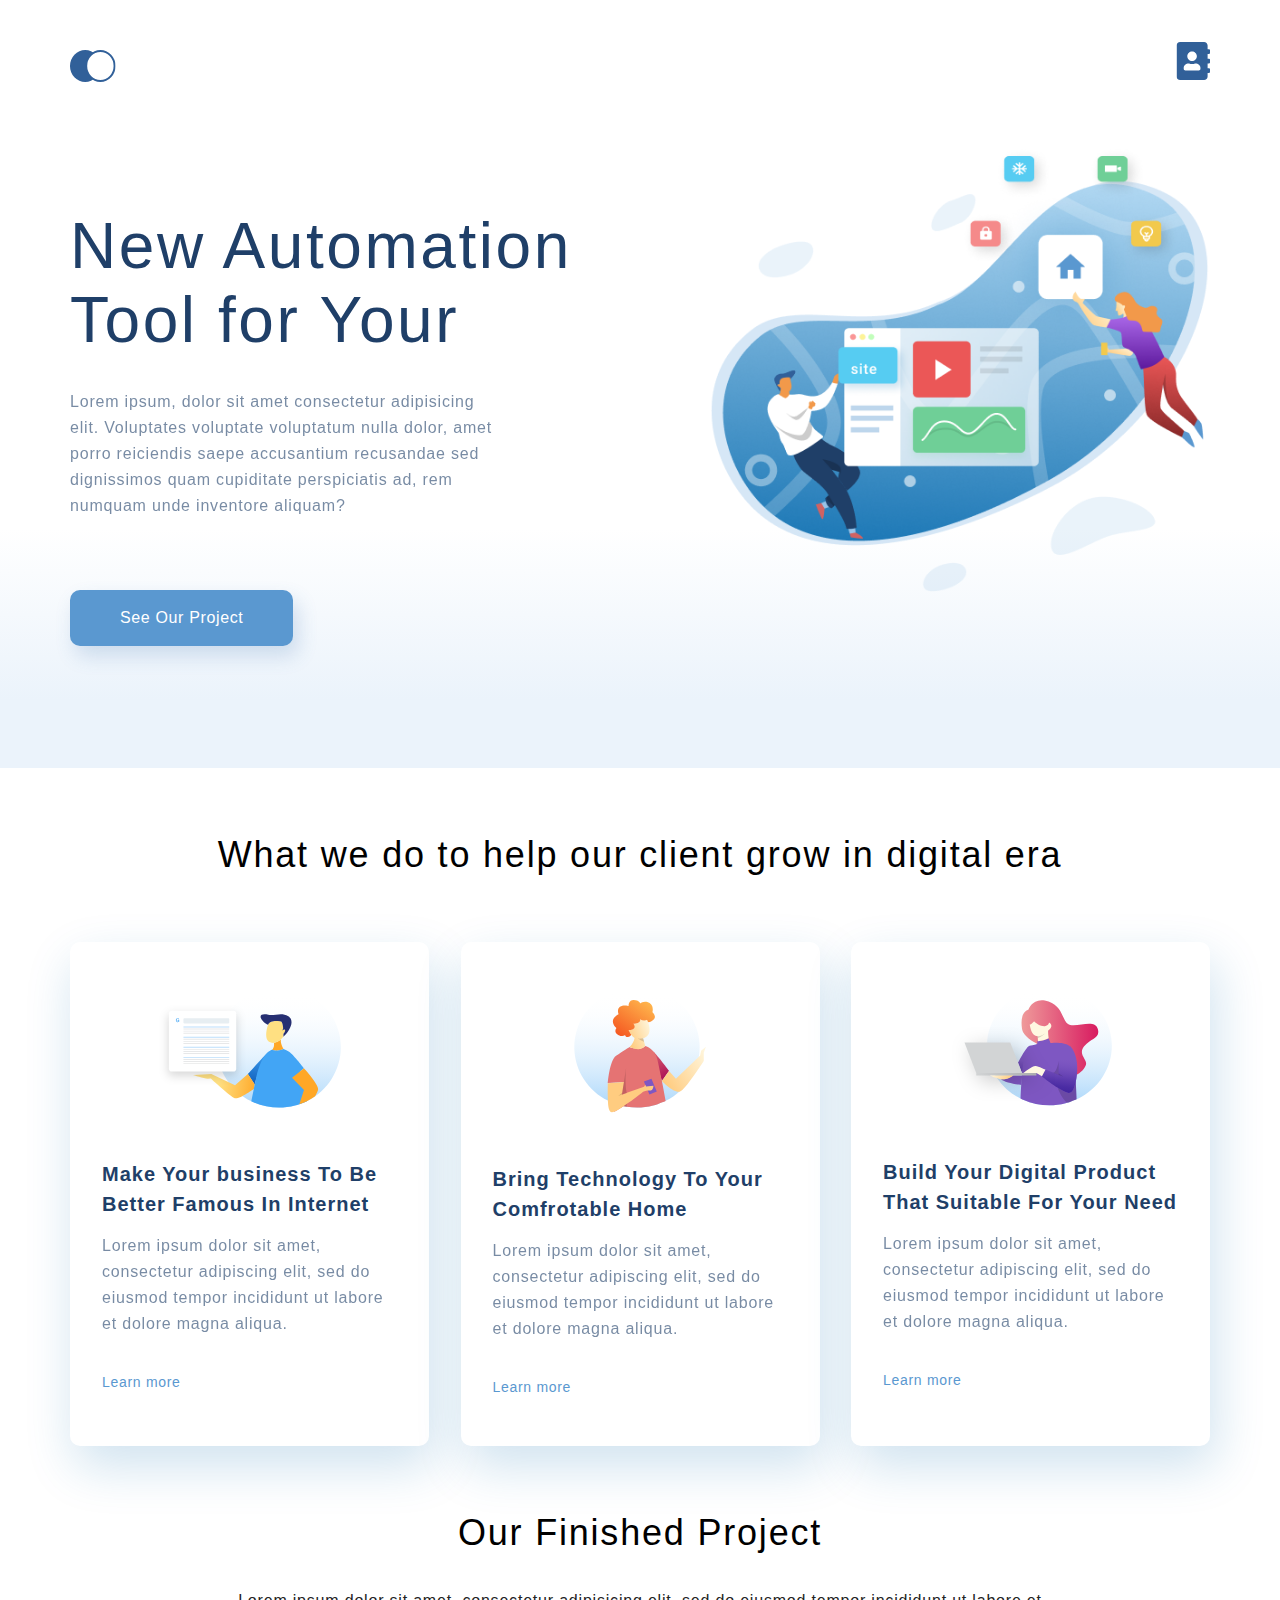
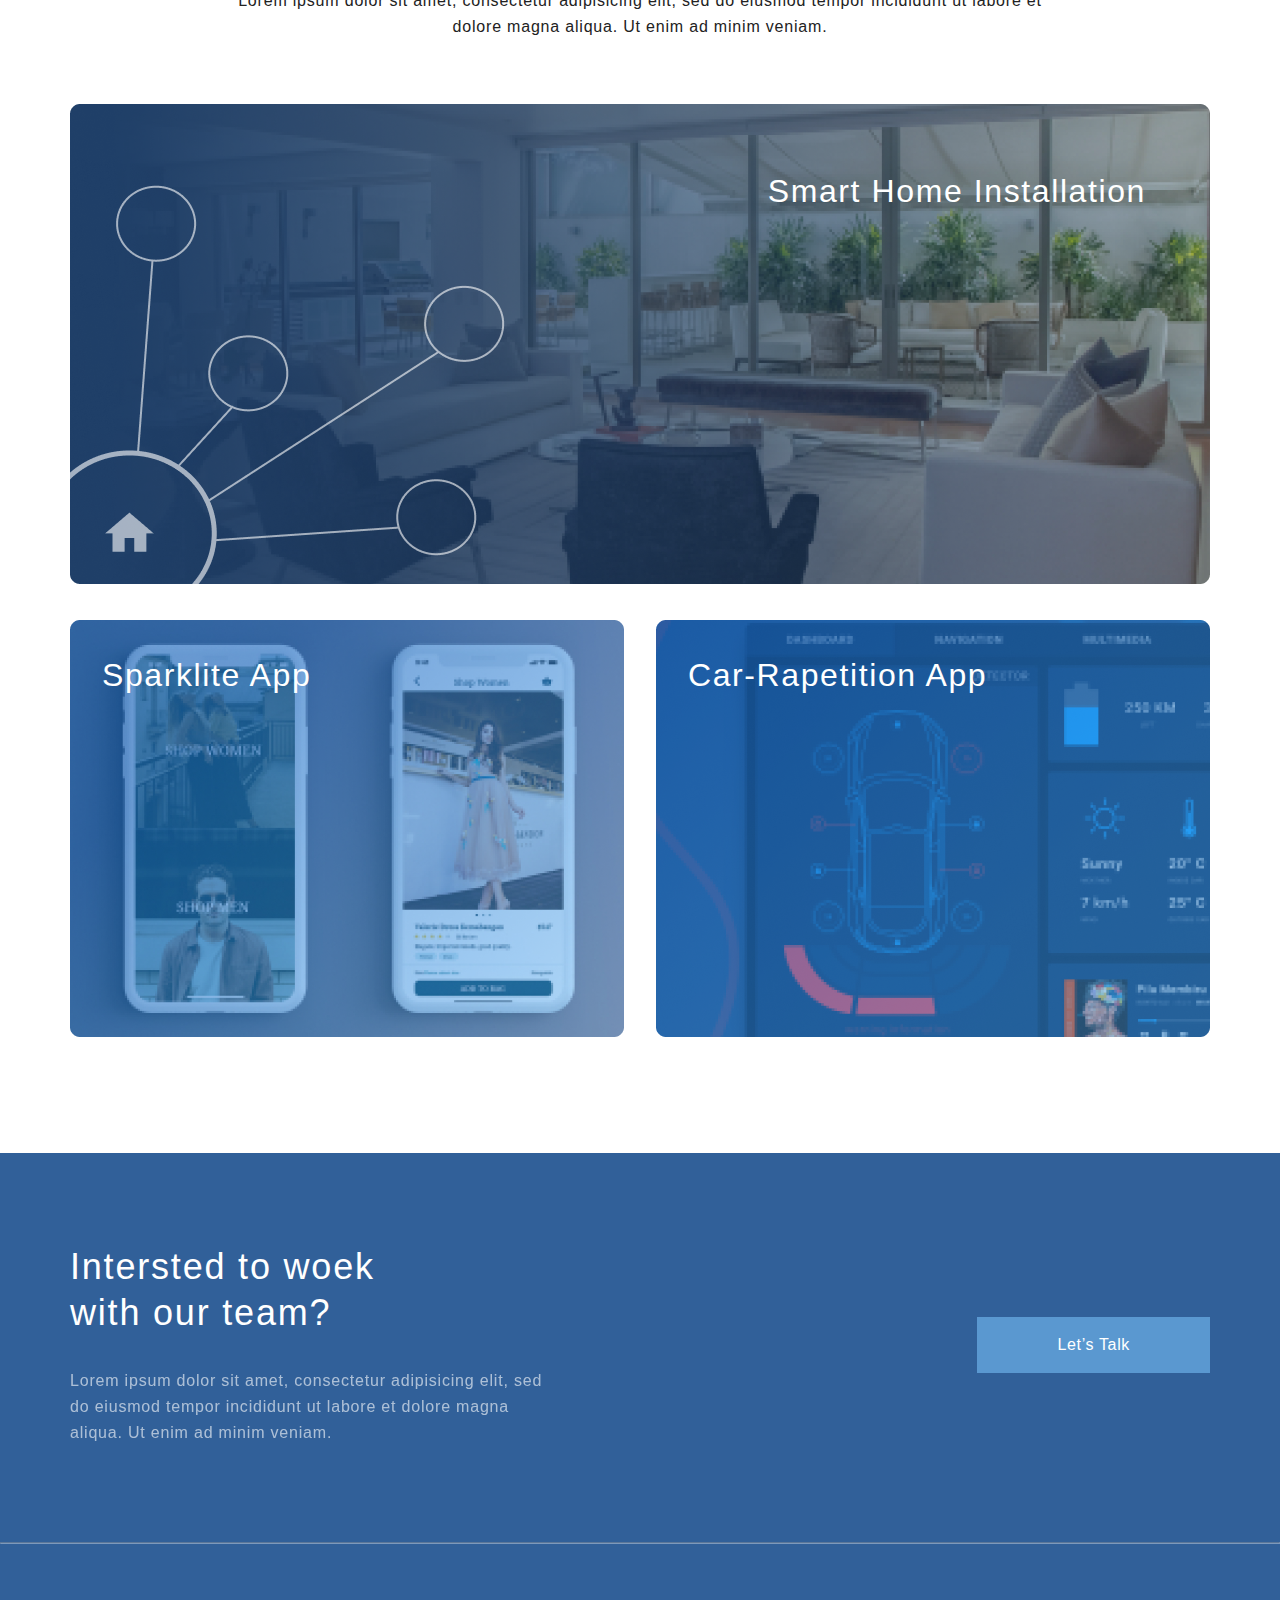
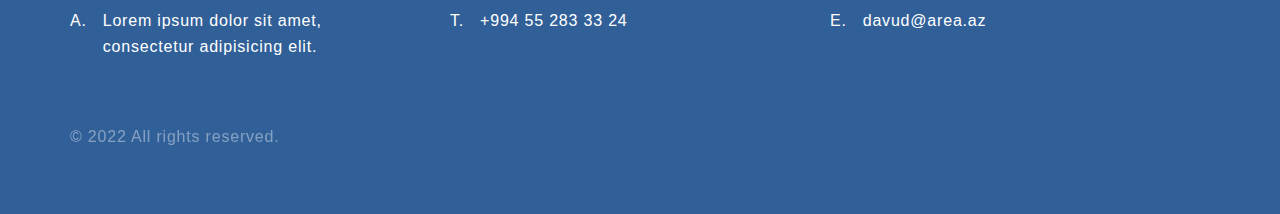
<file: index.html>
<!DOCTYPE html>
<html lang="en">

<head>
    <meta charset="UTF-8">
    <meta http-equiv="X-UA-Compatible" content="IE=edge">
    <meta name="viewport" content="width=device-width, initial-scale=1.0">
    <title>Site</title>
    <link rel="stylesheet" href="style.css">
</head>

<body>
    <div class="top">
        <div class="container top_box">
            <ul class="header">
                <li><a href="index.html"><img src="img/logo.svg" alt="logo"></a></li>
                <li><a href="contacts.html"><img src="img/contacts.svg" alt="contacts"></a></li>
            </ul>
            <div class="top_info">
                <h1 class="top_heading">New Automation
                    Tool for Your</h1>
                <p class="text top_text">Lorem ipsum, dolor sit amet consectetur adipisicing elit.
                    Voluptates
                    voluptate
                    voluptatum
                    nulla
                    dolor, amet
                    porro reiciendis saepe accusantium recusandae sed dignissimos quam cupiditate perspiciatis ad, rem
                    numquam
                    unde
                    inventore aliquam?</p>
                <a href="#" class="top_button">See Our Project</a>
            </div>
        </div>
    </div>

    <div class="what-we-do container">
        <h3 class="heading">What we do to help our client grow in digital era</h3>
        <div class="card-box">
            <div class="card">
                <img class="card_img" src="img/card-1.svg" alt="card 1">
                <h4 class="heading-mini">Make Your business To Be
                    Better Famous In Internet</h4>
                <p class="text">Lorem ipsum dolor sit amet, consectetur adipiscing elit, sed do eiusmod tempor
                    incididunt ut labore et dolore magna aliqua. </p>
                <a class="card_link" href="#">Learn more </a>
            </div>
            <div class="card">
                <img class="card_img" src="img/card-2.svg" alt="card 2">
                <h4 class="heading-mini">Bring Technology To Your
                    Comfrotable Home</h4>
                <p class="text">Lorem ipsum dolor sit amet, consectetur adipiscing elit, sed do eiusmod tempor
                    incididunt ut labore et dolore magna aliqua. </p>
                <a class="card_link" href="#">Learn more </a>
            </div>
            <div class="card">
                <img class="card_img" src="img/card-3.svg" alt="card 3">
                <h4 class="heading-mini">Build Your Digital Product
                    That Suitable For Your Need</h4>
                <p class="text">Lorem ipsum dolor sit amet, consectetur adipiscing elit, sed do eiusmod tempor
                    incididunt ut labore et dolore magna aliqua. </p>
                <a class="card_link" href="#">Learn more </a>
            </div>
        </div>
    </div>

    <div class="project container">
        <h3 class="heading">Our Finished Project</h3>
        <p class="text text_project">Lorem ipsum dolor sit amet, consectetur adipisicing elit, sed do eiusmod tempor
            incididunt ut labore et dolore magna aliqua. Ut enim ad minim veniam.</p>
        <div class="project_item">
            <img class="project_img" src="img/project-1.png" alt="Photo 1">
            <p class="project_text">Smart Home Installation</p>
        </div>
        <div class="project_parent">
            <div class="project_item project_item_margin">
                <img class="project_img" src="img/project-2.png" alt="Photo 2">
                <p class="project_text-2">Sparklite App</p>
            </div>
            <div class="project_item">
                <img class="project_img" src="img/project-3.png" alt="Photo 3">
                <p class="project_text-2">Car-Rapetition App</p>
            </div>
        </div>
    </div>

    <div class="footer">
        <div class="container">
            <div class="footer_top">
                <div class="footer_text">
                    <h3 class="heading footer_heading">Intersted to woek
                        with our team?</h3>
                    <p class="text text_footer">Lorem ipsum dolor sit amet, consectetur adipisicing elit, sed do
                        eiusmod tempor
                        incididunt ut labore et dolore magna aliqua. Ut enim ad minim veniam.</p>
                </div>
                <a href="#" class="footer_button">Let’s Talk</a>
            </div>
        </div>
        <hr class="hr-hr">
        <div class="container">
            <div class="footer_bottom">
                <ul class="footer_info">
                    <li class="footer_list">Lorem ipsum dolor sit amet, consectetur adipisicing elit.</li>
                    <li class="footer_list">+994 55 283 33 24</li>
                    <li class="footer_list">davud@area.az</li>
                </ul>
                <div class="footer_copy">
                    <p class="text copyright">&copy; 2022 All rights reserved.</p>
                </div>
            </div>
        </div>
    </div>

</body>

</html>
</file>
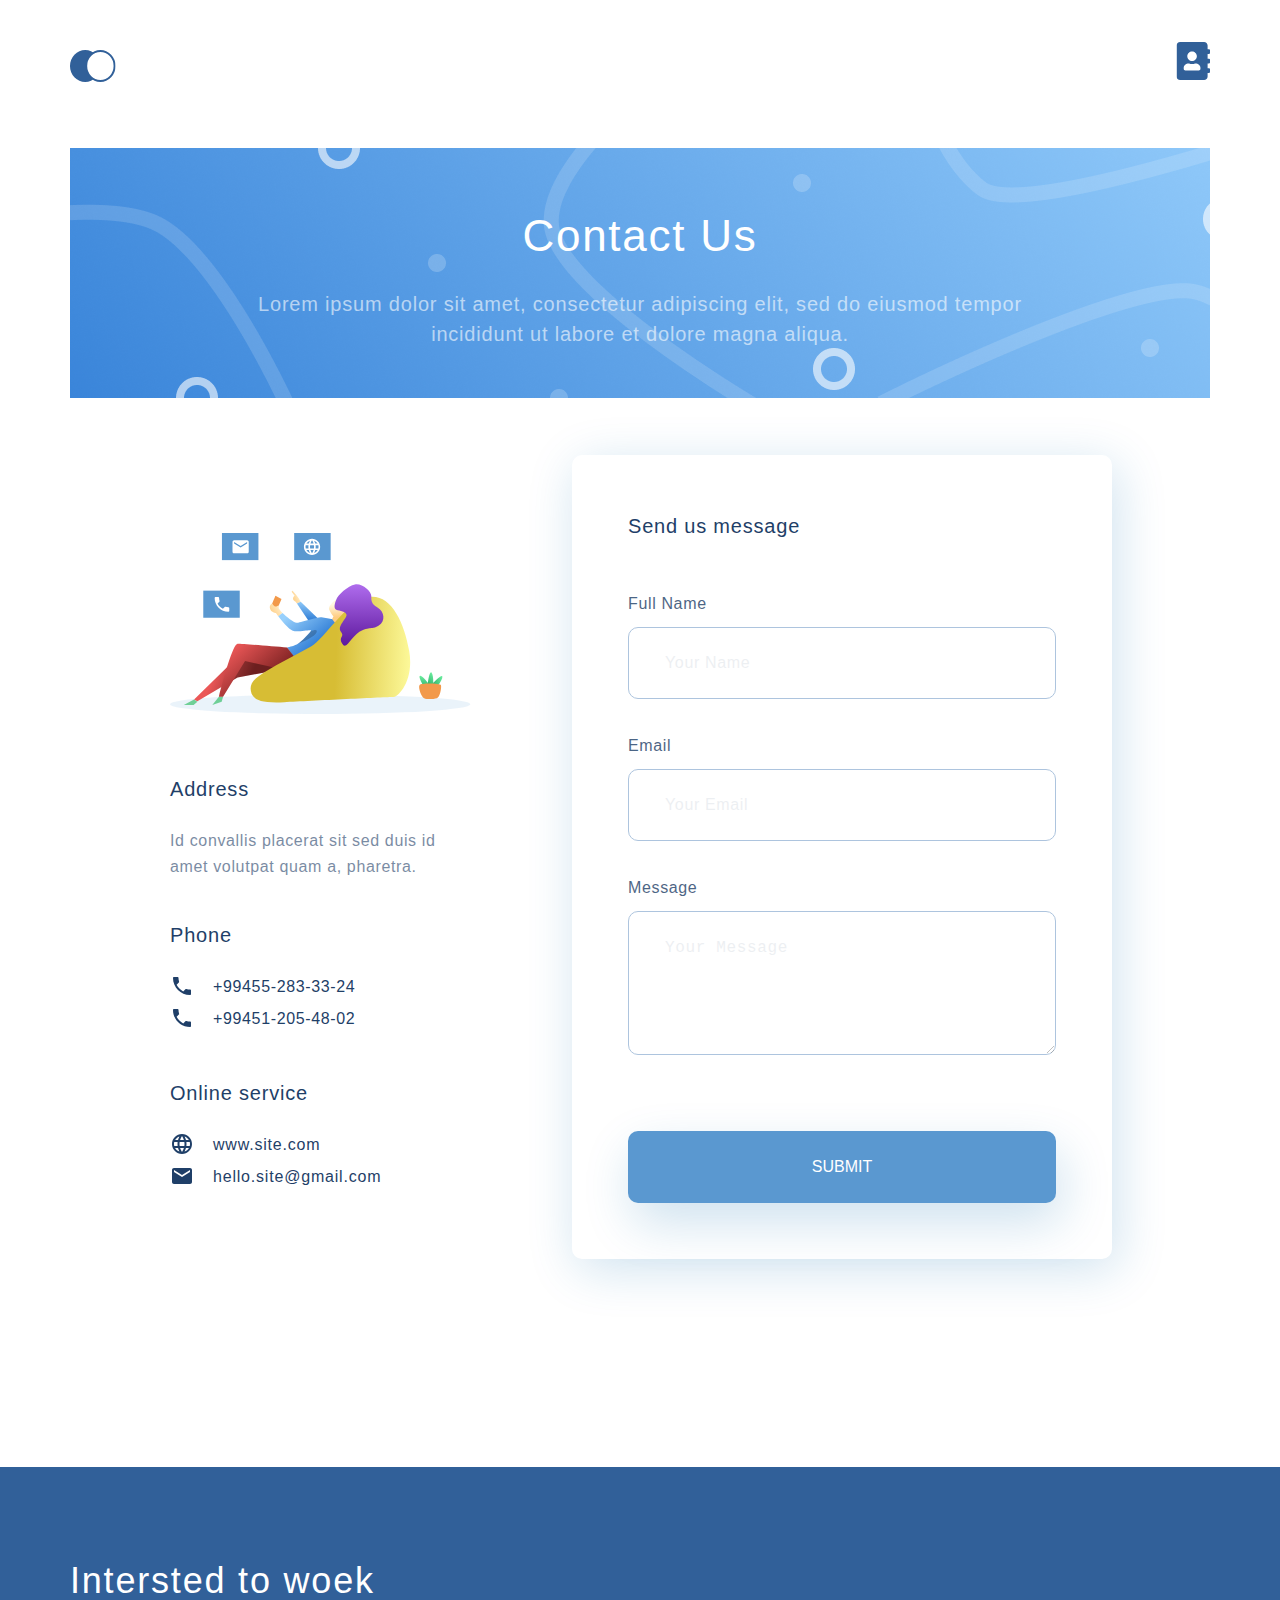
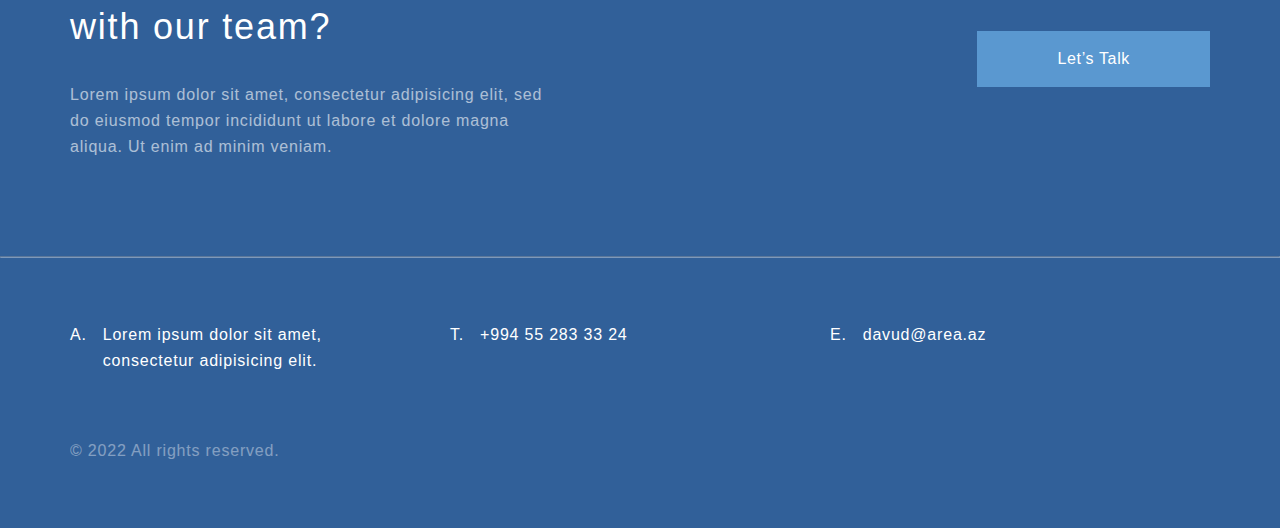
<file: contacts.html>
<!DOCTYPE html>
<html lang="en">

<head>
    <meta charset="UTF-8">
    <meta http-equiv="X-UA-Compatible" content="IE=edge">
    <meta name="viewport" content="width=device-width, initial-scale=1.0">
    <title>Document</title>
    <link rel="stylesheet" href="style.css">
</head>

<body>
    <div class="container">
        <ul class="header">
            <li><a href="index.html"><img src="img/logo.svg" alt="logo"></a></li>
            <li><a href="contacts.html"><img src="img/contacts.svg" alt="contacts"></a></li>
        </ul>
    </div>
    <div class="top_contact">
        <div class="contact_us">
            <!-- <img class="contact_img" src="img/contact_back.png" alt="contact img"> -->
            <img class="contact_img" src="img/contact_back_1140.png" alt="contact img">
            <h2 class="contacts-heading">Contact Us</h2>
            <p class="contacts-heading-text">Lorem ipsum dolor sit amet, consectetur adipiscing elit, sed do eiusmod
                tempor incididunt ut labore et dolore magna aliqua. </p>
        </div>
    </div>

    <form action="#" class="container main">
        <div class="contact-info">
            <img class="contact_card_img" src="img/contacts-card.svg" alt="Contacts Card">
            <h4 class="contact_heading_form">Address</h4>
            <p class="address_text">Id convallis placerat sit sed duis id amet volutpat quam a, pharetra.</p>
            <h4 class="contact_heading_form">Phone</h4>
            <ol>
                <li class="number_text">+99455-283-33-24</li>
                <li class="number_text number_text_2">+99451-205-48-02</li>
            </ol>
            <h4 class="contact_heading_form">Online service</h4>
            <ul>
                <li class="web_text"><a class="web_ico" href="https://area.az/">www.site.com</a></li>
                <li class="web_text"><a class="web_ico" href="davud@area.az">hello.site@gmail.com</a>
                </li>
            </ul>
        </div>
        <div class="message-form">
            <h4 class="contact_heading_form send_us_message">Send us message</h4>
            <p class="send_us_message_text">Full Name</p>
            <input class="contacts-form" type="text" placeholder="Your Name"><br>
            <p class="send_us_message_text">Email</p>
            <input class="contacts-form" type="email" placeholder="Your Email"><br>
            <p class="send_us_message_text">Message</p>
            <textarea class="contacts-form contacts-form-message" placeholder="Your Message"></textarea><br>
            <button type="submit" class="contacts-button">submit</button>
        </div>
    </form>

    <!-- <div class="container">
        <div class="maps">
            <script type="text/javascript" charset="utf-8" async
                src="https://api-maps.yandex.ru/services/constructor/1.0/js/?um=constructor%3Acb0155f35985842ec743507310bc271ebb1162940d125f6d3e4c63476f90a982&amp;width=940&amp;height=480&amp;lang=ru_RU&amp;scroll=true"></script>
        </div>
    </div> -->

    <div class="footer">
        <div class="container">
            <div class="footer_top">
                <div class="footer_text">
                    <h3 class="heading footer_heading">Intersted to woek
                        with our team?</h3>
                    <p class="text text_footer">Lorem ipsum dolor sit amet, consectetur adipisicing elit, sed do
                        eiusmod tempor
                        incididunt ut labore et dolore magna aliqua. Ut enim ad minim veniam.</p>
                </div>
                <a href="#" class="footer_button">Let’s Talk</a>
            </div>
        </div>
        <hr class="hr-hr">
        <div class="container">
            <div class="footer_bottom">
                <ul class="footer_info">
                    <li class="footer_list">Lorem ipsum dolor sit amet, consectetur adipisicing elit.</li>
                    <li class="footer_list">+994 55 283 33 24</li>
                    <li class="footer_list">davud@area.az</li>
                </ul>
                <div class="footer_copy">
                    <p class="text copyright">&copy; 2022 All rights reserved.</p>
                </div>
            </div>
        </div>
    </div>


</body>

</html>
</file>
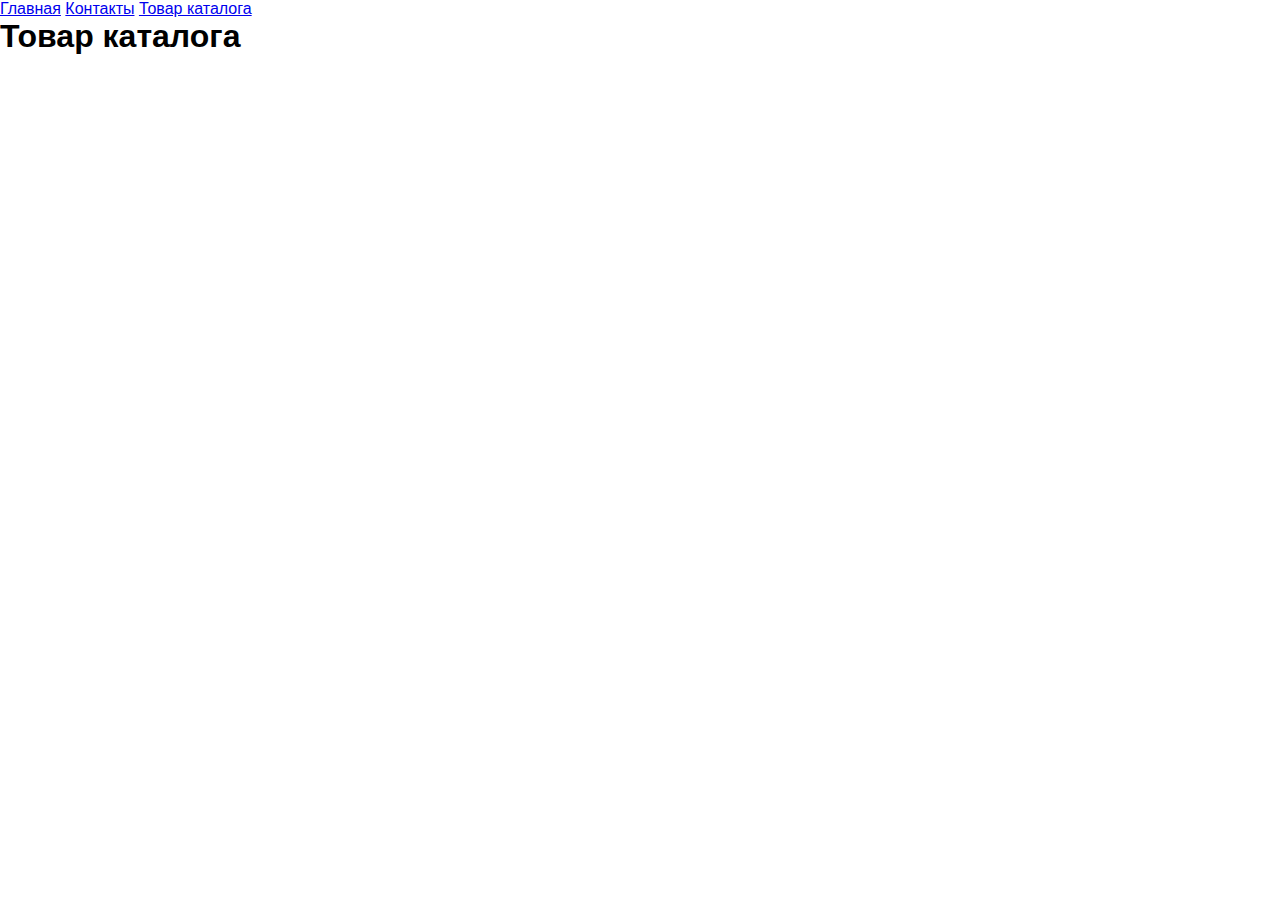
<file: catalog/product.html>
<!DOCTYPE html>
<html lang="en">

<head>
    <meta charset="UTF-8">
    <meta http-equiv="X-UA-Compatible" content="IE=edge">
    <meta name="viewport" content="width=device-width, initial-scale=1.0">
    <title>Document</title>
    <link rel="stylesheet" href="../style.css">

</head>

<body>
    <a href="../index.html">Главная</a>
    <a href="../contacts.html">Контакты</a>
    <a href="product.html">Товар каталога</a>
    <h1>Товар каталога</h1>

</body>

</html>
</file>
<file: style.css>
* {
  margin: 0;
  padding: 0;
}

body {
  font-family: sans-serif;
}

.container {
  max-width: 1140px;
  margin: 0 auto;
}

.top {
  min-height: 768px;
  background: linear-gradient(0deg, #EBF3FB 8.84%, rgba(152, 195, 232, 0) 31.12%);
}

.text {
  font-size: 16px;
  line-height: 26px;
  color: #1F3F68;
  letter-spacing: 0.05em;
  opacity: 0.6;
}

.text_project {
  width: 75%;
  margin: 32px auto 64px;
  color: #222222;
  opacity: 1;
  text-align: center;
}

.header {
  display: flex;
  justify-content: space-between;
  list-style-type: none;
  padding-top: 42px;
}

.top_box {
  display: flex;
  flex-direction: column;
  height: 100%;
}

.top_info {
  padding-top: 115px;
  flex-grow: 1;
  background-image: url(img/top_back.png);
  background-repeat: no-repeat;
  background-position: right center;
  background-size: 44%;
}

.top_button {
  font-size: 16px;
  line-height: 26px;
  text-align: center;
  letter-spacing: 0.04em;
  color: #FFFFFF;
  background: #5A98D0;
  box-shadow: 5px 10px 20px rgba(53, 110, 173, 0.2);
  border-radius: 10px;
  padding: 15px 50px;
  text-decoration: none;
  display: inline-block;
  margin-top: 71px;
}

.top_heading {
  font-size: 64px;
  width: 510px;
  font-weight: 300;
  color: #1F3F68;
  line-height: 74px;
  letter-spacing: 0.04em;
  margin-bottom: 32px;
}

.top_text {
  width: 425px;
}

.card-box {
  display: flex;
  justify-content: space-between;
  padding-top: 64px;
  padding-bottom: 64px;
}

.card {
  width: 359px;
  padding: 44px 32px;
  box-sizing: border-box;
  background: #FFFFFF;
  box-shadow: 5px 20px 50px rgba(16, 112, 177, 0.2);
  border-radius: 10px;
  display: flex;
  flex-direction: column;
}

.card_img {
  align-self: center;
  margin-bottom: 51px;
}

.card_link {
  font-size: 14px;
  line-height: 30px;
  letter-spacing: 0.05em;
  color: #5A98D0;
  text-decoration: none;
  margin-top: 30px;
}

.what-we-do {
  padding-top: 64px;
}

.heading {
  font-size: 36px;
  text-align: center;
  font-weight: 300;
  line-height: 46px;
  letter-spacing: 0.05em;
}

.heading-mini {
  font-size: 20px;
  line-height: 30px;
  color: #1F3F68;
  letter-spacing: 0.05em;
  margin-bottom: 14px;
}

.main {
  display: flex;
}

.project_img {
  width: 100%;
}

.project_parent {
  display: flex;
  justify-content: space-between;
  margin-top: 32px;
}

.project_item {
  position: relative;
  flex-grow: 1;
}

.project_item_margin {
  margin-right: 32px;
}

.project_text {
  font-size: 32px;
  line-height: 46px;
  text-align: right;
  letter-spacing: 0.05em;
  color: #FFFFFF;
  top: 64px;
  right: 64px;
  position: absolute;
}

.project_text-2 {
  font-size: 32px;
  line-height: 46px;
  text-align: left;
  letter-spacing: 0.05em;
  color: #FFFFFF;
  top: 32px;
  left: 32px;
  position: absolute;
}

.footer {
  background: #316099;
  margin-top: 112px;
  padding-top: 91px;
  padding-bottom: 64px;
}

.footer_top {
  display: flex;
  padding-bottom: 96px;
  justify-content: space-between;
  align-items: center;
}

.footer_heading {
  width: 340px;
  color: #FFFFFF;
  text-align: left;
  margin-bottom: 32px;
}

.footer_text {
  width: 495px;
}

.text_footer {
  color: #FFFFFF;
}

.footer_button {
  font-size: 16px;
  line-height: 26px;
  text-align: center;
  letter-spacing: 0.04em;
  color: #FFFFFF;
  background: #5A98D0;
  padding: 15px 80px;
  text-decoration: none;
}

.hr-hr {
  opacity: 0.4;
}

.footer_info {
  display: flex;
  justify-content: space-between;
  margin-top: 64px;
}

.footer_list {
  font-size: 16px;
  line-height: 26px;
  letter-spacing: 0.05em;
  color: #FFFFFF;
  flex-grow: 1;
  flex-basis: 33.3333%;
  list-style-type: none;
  display: flex;
  margin-right: 32px;
}

.footer_list:first-child::before {
  content: "A. ";
  display: block;
  margin-right: 16px;
}

.footer_list:nth-child(2)::before {
  content: "T. ";
  display: block;
  margin-right: 16px;
}

.footer_list:last-child::before {
  content: "E. ";
  display: block;
  margin-right: 16px;
}

.footer_copy {
  margin-top: 64px;
}

.copyright {
  color: #FFFFFF;
  opacity: 0.4;
}

@media (max-width: 1024px) {
  .container {
    padding-left: 32px;
    padding-right: 32px;
  }
  .top_info {
    background-position: right 280px;
  }
  .card-box {
    flex-direction: column;
    align-items: center;
  }
  .card {
    margin-bottom: 32px;
  }
  .footer {
    padding-top: 48px;
  }
  .footer_button {
    padding: 4px 31px;
  }
  .footer_info {
    flex-direction: column;
  }
  .footer_list {
    margin-bottom: 24px;
  }
  /* Contact Us */
  .top_contact:not(.container) {
    padding-left: 0px;
    padding-right: 0px;
  }
  .main {
    flex-direction: column;
    align-items: center;
  }
  .message-form {
    align-items: center;
    margin-right: 0px;
  }
  .maps {
    width: 768px;
    height: 392px;
  }
}
@media (max-width: 667px) {
  .header {
    padding-top: 24px;
  }
  .top {
    min-height: 376px;
    padding-bottom: 41px;
    box-sizing: border-box;
  }
  .top_info {
    padding-top: 36px;
    display: flex;
    flex-direction: column;
    align-items: center;
    background-image: none;
  }
  .top_heading {
    width: 100%;
    font-size: 32px;
    line-height: 37px;
    margin-bottom: 12px;
    text-align: center;
  }
  .top_text {
    width: 100%;
    text-align: center;
  }
  .top_button {
    font-size: 12px;
    line-height: 26px;
    padding: 0 8px;
  }
  .heading {
    font-size: 24px;
    line-height: 28px;
  }
  .what-we-do {
    padding-top: 48px;
  }
  .card-box {
    padding-top: 32px;
  }
  .card {
    width: 100%;
  }
  .text_project {
    width: 100%;
  }
  .project_text {
    font-size: 16px;
    line-height: 19px;
    top: 16px;
    right: 16px;
  }
  .project_text-2 {
    font-size: 16px;
    line-height: 19px;
    left: 16px;
  }
  .project_parent {
    flex-direction: column;
    margin-top: 16px;
  }
  .project_item_margin {
    margin-right: 0;
    margin-bottom: 16px;
  }
  .footer {
    padding-top: 18px;
    padding-bottom: 32px;
  }
  .footer_top {
    flex-direction: column;
    padding-bottom: 41px;
  }
  .footer_text {
    width: 100%;
  }
  .footer_heading {
    width: 75%;
    margin: 0 auto 32px;
    text-align: center;
  }
  .text_footer {
    text-align: center;
    margin-bottom: 40px;
  }
  .footer_info {
    flex-direction: column;
  }
  .footer_list {
    margin-bottom: 18px;
  }
  .footer_copy {
    margin-top: 32px;
  }
}
/* contact us */
.top_contact {
  max-width: 1140px;
  margin: 0 auto;
}

.contact_us {
  /* min-height: 768px; */
  height: 250px;
  /* background: linear-gradient(253.6deg, #98D0FC 2.46%, #3481D7 93.24%); */
  position: relative;
  flex-grow: 1;
  margin-top: 54px;
}

.contact_img {
  width: 100%;
  height: 250px;
  position: absolute;
  /* flex-grow: 1; */
}

.contacts-heading {
  position: relative;
  font-weight: 500;
  font-size: 44px;
  line-height: 74px;
  text-align: center;
  letter-spacing: 0.04em;
  color: #FFFFFF;
  margin-bottom: 16px;
  padding-top: 51px;
}

/* .contacts-heading-text {
    position: relative;
    font-weight: 400;
    font-size: 20px;
    line-height: 30px;
    text-align: center;
    letter-spacing: 0.04em;
    color: rgba(255, 255, 255, 0.6);

    width: 780px;
    padding-left: 180px;
    padding-right: 180px;
} */
.contacts-heading-text {
  position: relative;
  font-weight: 400;
  font-size: 20px;
  line-height: 30px;
  text-align: center;
  letter-spacing: 0.04em;
  color: rgba(255, 255, 255, 0.6);
  /* display: inline-block; */
  /* width: 780px;
  padding-left: 180px;
  padding-right: 180px;
  padding-bottom: 49px; */
  margin: auto;
  width: 68%;
}

.message-form {
  background: #FFFFFF;
  box-shadow: 5px 10px 50px rgba(16, 112, 177, 0.2);
  border-radius: 10px;
  margin-bottom: 96px;
  /* margin-right: 100px; */
  margin-top: 57px;
}

.contacts-form {
  border: 1px solid #356EAD;
  box-sizing: border-box;
  border-radius: 10px;
  opacity: 0.4;
  width: 428px;
  height: 72px;
  margin-left: 56px;
  margin-right: 56px;
}

.contacts-form-message {
  height: 144px;
}

.contacts-button {
  background: #5A98D0;
  box-shadow: 5px 20px 50px rgba(16, 112, 177, 0.2);
  border-radius: 10px;
  border: none;
  font-weight: 500;
  font-size: 16px;
  line-height: 26px;
  text-align: center;
  color: #FFFFFF;
  text-transform: uppercase;
  padding: 23px 183px;
  width: 428px;
  height: 72px;
  margin-top: 72px;
  margin-bottom: 56px;
  margin-left: 56px;
  margin-right: 56px;
}

.contact_card_img {
  margin-bottom: 56px;
}

.contact_heading_form {
  font-weight: 500;
  font-size: 20px;
  line-height: 30px;
  letter-spacing: 0.04em;
  color: #1F3F68;
  margin-bottom: 24px;
}

.send_us_message {
  padding-top: 56px;
  padding-left: 56px;
  margin-bottom: 48px;
}

.send_us_message_text {
  font-weight: 400;
  font-size: 16px;
  line-height: 30px;
  letter-spacing: 0.04em;
  color: #1F3F68;
  opacity: 0.8;
  margin-bottom: 8px;
  margin-top: 32px;
  padding-left: 56px;
}

::-moz-placeholder {
  font-weight: 300;
  font-size: 16px;
  line-height: 30px;
  letter-spacing: 0.04em;
  color: #1F3F68;
  opacity: 0.2;
  padding: 21px 36px;
}

:-ms-input-placeholder {
  font-weight: 300;
  font-size: 16px;
  line-height: 30px;
  letter-spacing: 0.04em;
  color: #1F3F68;
  opacity: 0.2;
  padding: 21px 36px;
}

::placeholder {
  font-weight: 300;
  font-size: 16px;
  line-height: 30px;
  letter-spacing: 0.04em;
  color: #1F3F68;
  opacity: 0.2;
  padding: 21px 36px;
}

.contact-info {
  flex-direction: column;
  margin-left: 100px;
  margin-right: 101px;
  margin-top: 135px;
}

.address_text {
  font-weight: 300;
  font-size: 16px;
  line-height: 26px;
  letter-spacing: 0.04em;
  color: #1F3F68;
  opacity: 0.6;
  width: 299px;
  margin-bottom: 40px;
}

.number_text {
  font-weight: 300;
  font-size: 16px;
  line-height: 26px;
  letter-spacing: 0.04em;
  color: #1F3F68;
  display: flex;
}

.number_text:first-child::before {
  content: url(img/phone.svg);
  display: block;
  margin-right: 19px;
  list-style-type: none;
}

.number_text:last-child::before {
  content: url(img/phone.svg);
  display: block;
  margin-right: 19px;
  list-style-type: none;
}

.number_text_2 {
  margin-bottom: 40px;
}

.web_text {
  font-weight: 400;
  font-size: 16px;
  line-height: 26px;
  letter-spacing: 0.05em;
  color: #1F3F68;
  display: flex;
}

.web_ico {
  color: #1F3F68;
  display: flex;
  text-decoration: none;
  list-style-type: none;
}

.web_text:first-child::before {
  content: url(img/web-ico.svg);
  display: block;
  margin-right: 19px;
  text-decoration: none;
  list-style-type: none;
}

.web_text:last-child::before {
  content: url(img/email-ico.svg);
  display: block;
  margin-right: 19px;
  text-decoration: none;
  list-style-type: none;
}

.maps {
  margin-left: 100px;
}/*# sourceMappingURL=style.css.map */
</file>
